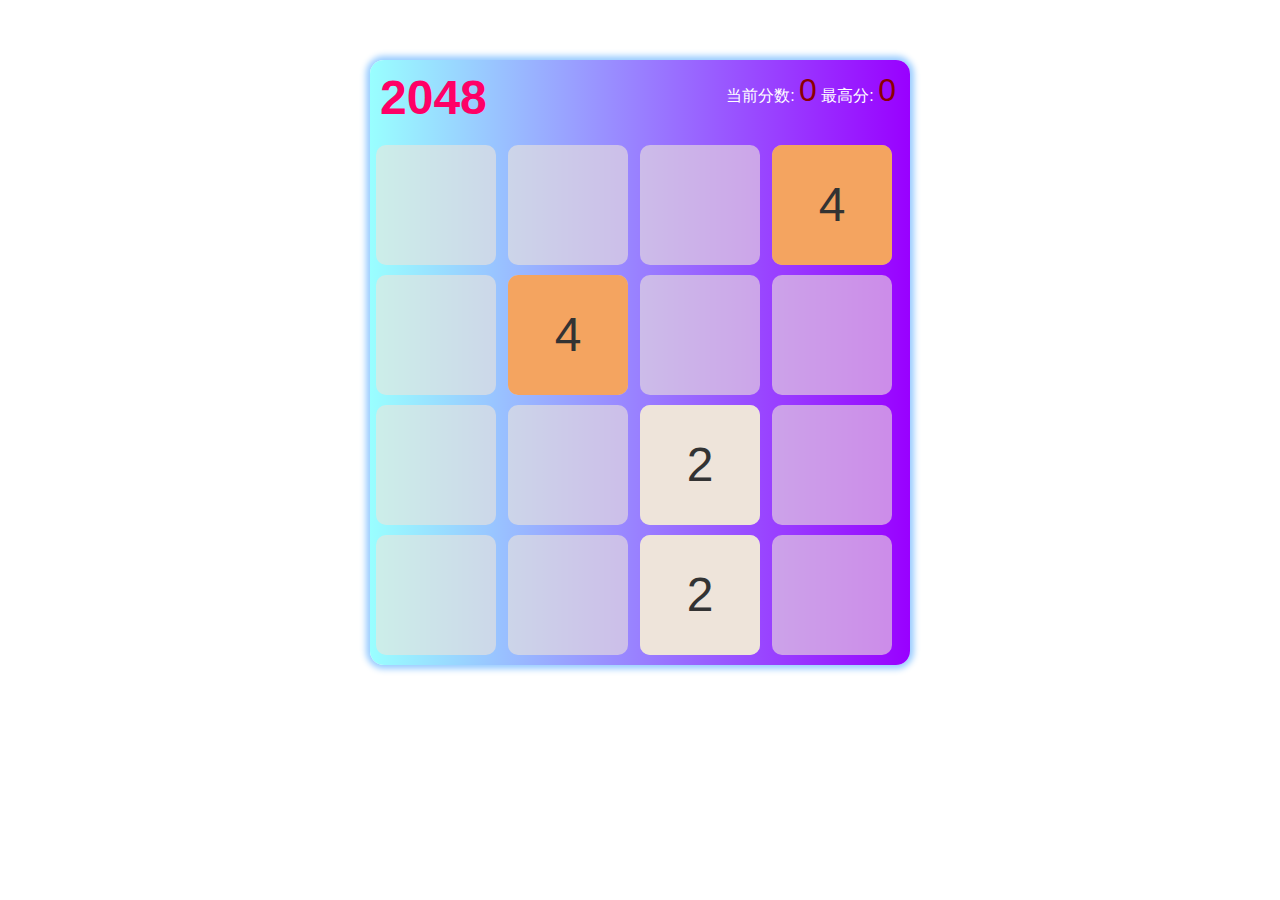
<file: mc-2048/index.html>
<!DOCTYPE html><html><head><meta charset=utf-8><meta name=viewport content="width=device-width,initial-scale=1"><title>mc-2048</title><link href=./static/css/app.35346acaa000124162953f01db0cbc22.css rel=stylesheet></head><body><div id=app></div><script type=text/javascript src=./static/js/manifest.3ad1d5771e9b13dbdad2.js></script><script type=text/javascript src=./static/js/vendor.bd0bf0f8035a6f96c9a7.js></script><script type=text/javascript src=./static/js/app.7170f85175e9296d2b68.js></script></body></html>
</file>
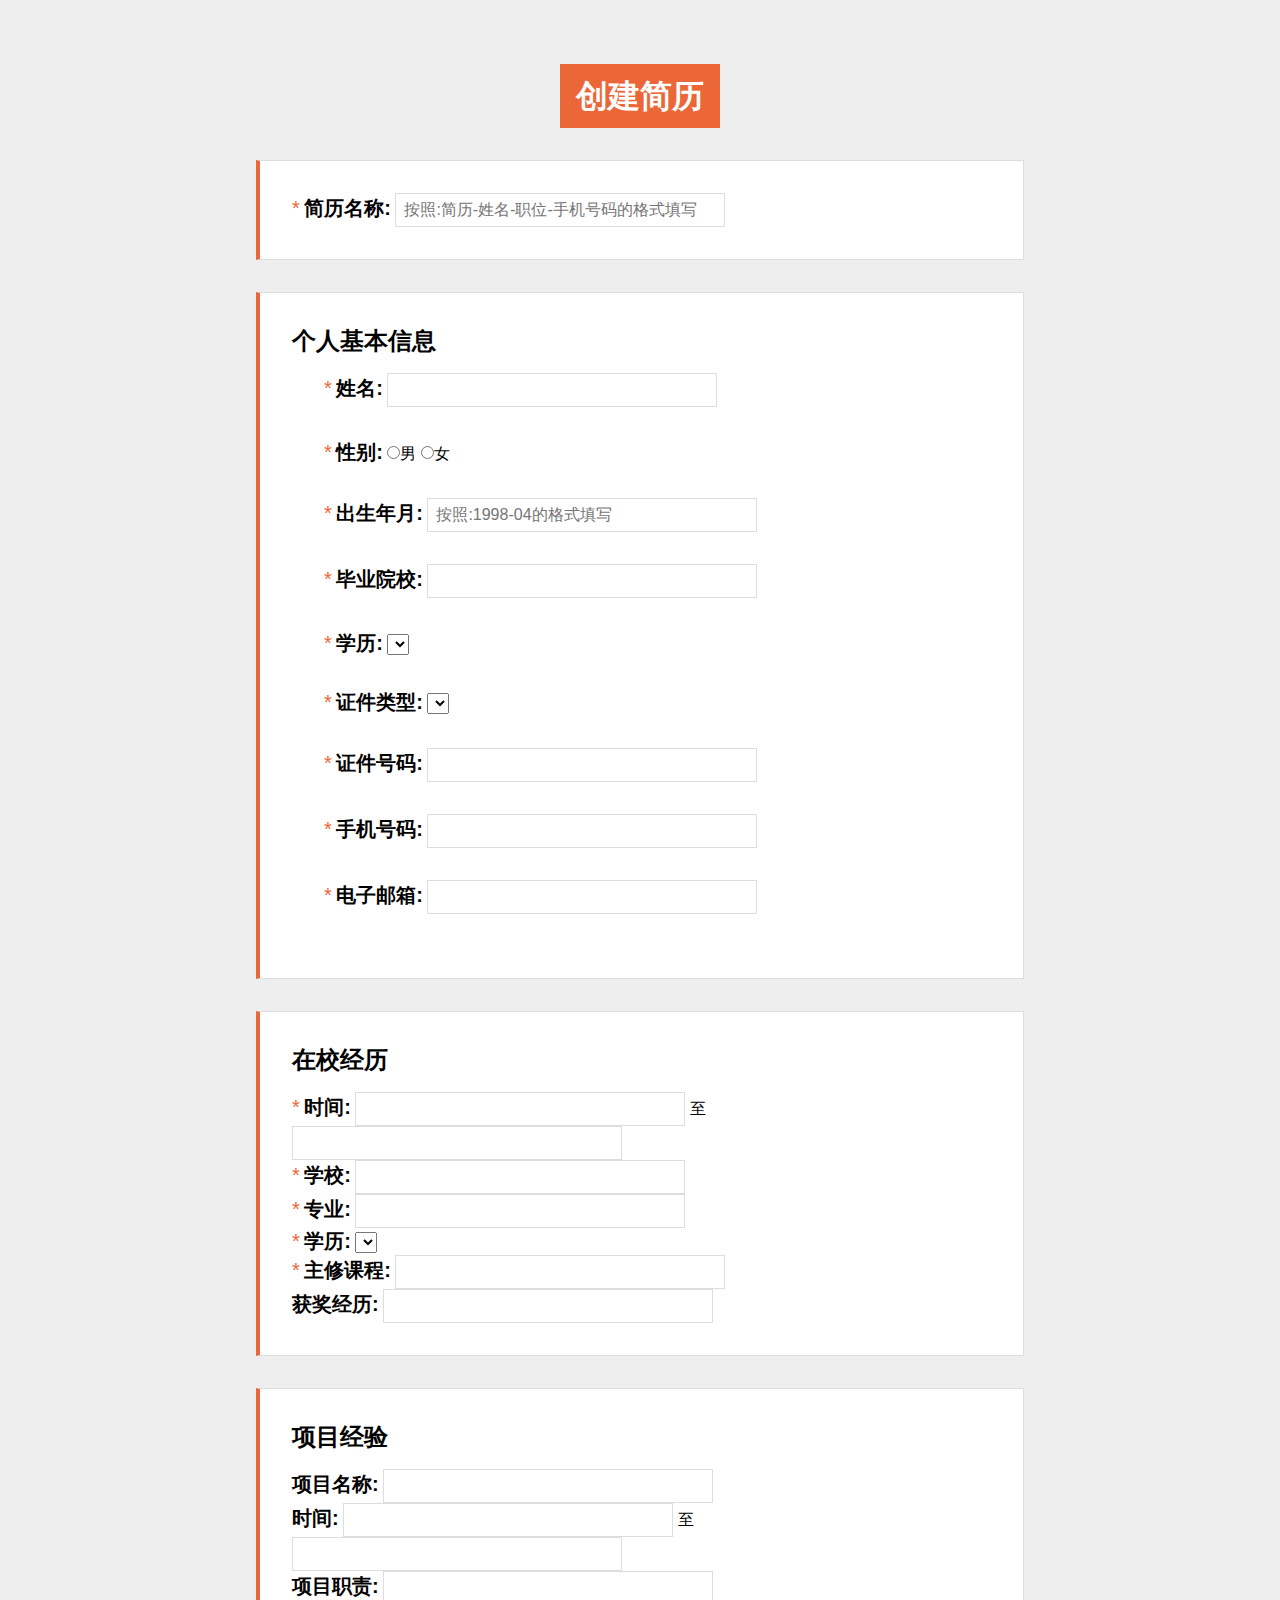
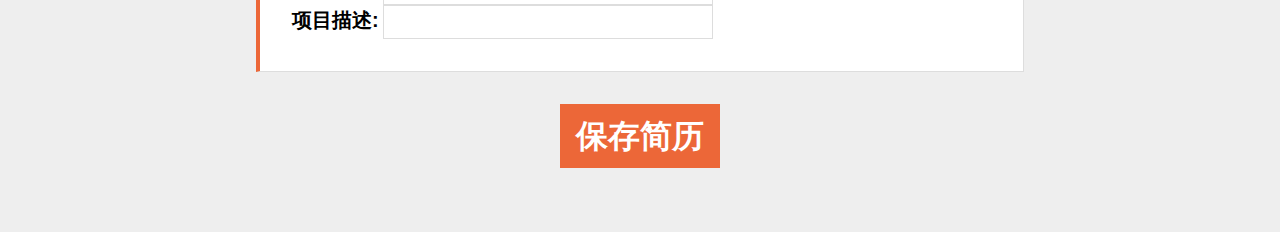
<file: regexp-resume/index.html>
<!DOCTYPE html>
<html lang="en">
<head>
    <meta charset="UTF-8">
    <meta name="viewport" content="width=device-width, initial-scale=1.0">
    <meta http-equiv="X-UA-Compatible" content="ie=edge">
    <title>你的简历</title>
    <link rel="stylesheet" href="reset.css">
    <link rel="stylesheet" href="style.css">
</head>
<body>
    <div class="container">
        <h1>创建简历</h1>
        <div class="resume-top resume-item">
            <div class="input-item">
                <span class="orange">*</span>
                <span class="title">简历名称:</span>
                <input type="text" class="input-text" placeholder="按照:简历-姓名-职位-手机号码的格式填写" />
            </div>
        </div>
        <div class="resume-base resume-item">
            <h2>个人基本信息</h2>
            <div class="input-item">
                <span class="orange">*</span>
                <span class="title">姓名:</span>
                <input type="text" class="input-text" />
            </div>
            <div class="input-item">
                <span class="orange">*</span>
                <span class="title">性别:</span>
                <input type="radio" class="input-radio" value="1" />男
                <input type="radio" class="input-radio" value="0" />女
            </div>
            <div class="input-item">
                <span class="orange">*</span>
                <span class="title">出生年月:</span>
                <input type="text" class="input-text" placeholder="按照:1998-04的格式填写" />
            </div>
            <div class="input-item">
                <span class="orange">*</span>
                <span class="title">毕业院校:</span>
                <input type="text" class="input-text" />
            </div>
            <div class="input-item">
                <span class="orange">*</span>
                <span class="title">学历:</span>
                <select name="" id="">
                    <option value="请选择"></option>
                    <option value="高中/中专"></option>
                    <option value="大专"></option>
                    <option value="本科"></option>
                    <option value="硕士研究生及以上"></option>
                </select>
            </div>
            <div  class="input-item">
                <span class="orange">*</span>
                <span class="title">证件类型:</span>
                <select name="" id="">
                    <option value="身份证"></option>
                    <option value="港澳居民来往内地通行证"></option>
                    <option value="台湾居民来往内地通行证"></option>
                    <option value="护照"></option>
                </select>
            </div>
            <div  class="input-item">
                <span class="orange">*</span>
                <span class="title">证件号码:</span>
                <input type="text" class="input-text" />
            </div>
            <div  class="input-item">
                <span class="orange">*</span>
                <span class="title">手机号码:</span>
                <input type="text" class="input-text" />
            </div>
            <div  class="input-item">
                <span class="orange">*</span>
                <span class="title">电子邮箱:</span>
                <input type="text" class="input-text" />
            </div>
        </div>
        <div class="resume-school resume-item">
            <h2>在校经历</h2>
            <div class="input-item">
                <span class="orange">*</span>
                <span class="title">时间:</span>
                <input type="text" class="input-text" />
                <span>至</span>
                <input type="text" class="input-text" />
            </div>
            <div class="input-item">
                <span class="orange">*</span>
                <span class="title">学校:</span>
                <input type="text" class="input-text" />
            </div>
            <div class="input-item">
                <span class="orange">*</span>
                <span class="title">专业:</span>
                <input type="text" class="input-text" />
            </div>
            <div class="input-item">
                <span class="orange">*</span>
                <span class="title">学历:</span>
                <select name="" id="">
                    <option value="请选择"></option>
                    <option value="高中/中专"></option>
                    <option value="大专"></option>
                    <option value="本科"></option>
                    <option value="硕士研究生及以上"></option>
                </select>
            </div>
            <div class="input-item">
                <span class="orange">*</span>
                <span class="title">主修课程:</span>
                <input type="text" class="input-text" />
            </div>
            <div class="input-item">
                <span class="title">获奖经历:</span>
                <input type="text" class="input-text" />
            </div>
        </div>
        <div class="resume-project resume-item">
            <h2>项目经验</h2>
            <div class="input-item">
                <span class="title">项目名称:</span>
                <input type="text" class="input-text" />
            </div>
            <div class="input-item">
                <span class="title">时间:</span>
                <input type="text" class="input-text" />
                <span>至</span>
                <input type="text" class="input-text" />
            </div>
            <div class="input-item">
                <span class="title">项目职责:</span>
                <input type="text" class="input-text" />
            </div>
            <div class="input-item">
                <span class="title">项目描述:</span>
                <input type="text" class="input-text" />
            </div>
        </div>
        <a href="javascript:;">
            <h1>保存简历</h1>
        </a>
    </div>
    <script src="index.js"></script>
</body>
</html>
</file>
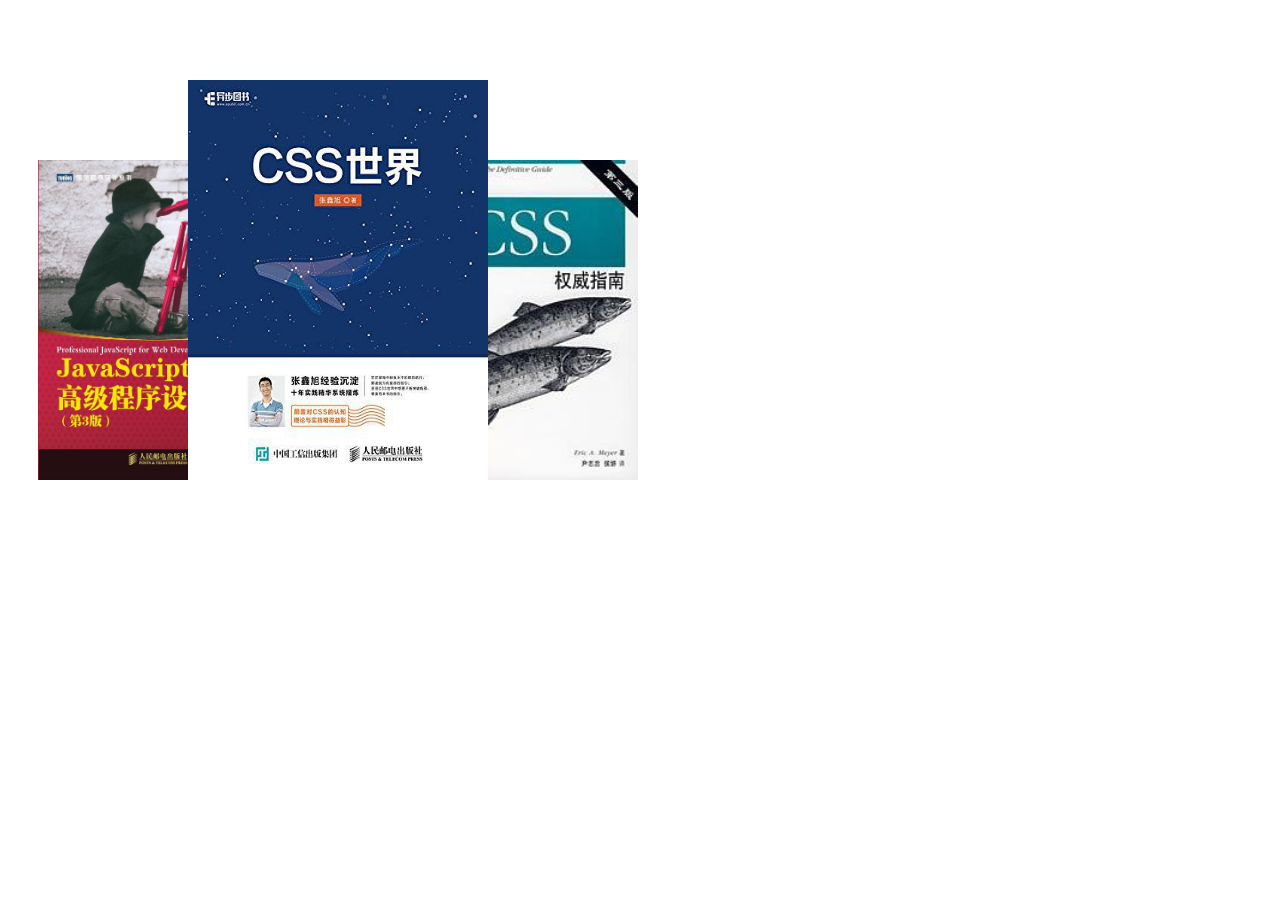
<file: swipe/index.html>
<!DOCTYPE html>
<html lang="en">
<head>
    <meta charset="UTF-8">
    <meta name="viewport" content="width=device-width, initial-scale=1.0">
    <meta http-equiv="X-UA-Compatible" content="ie=edge">
    <title>Document</title>
    <style>
        .imgList ul {
            margin: 0;
            padding: 0;
            list-style: none; /* 清除ul默认样式 */
            position: relative;
            overflow: hidden;
            margin: 80px 30px;
            width: 600px;
            height: 400px;
        }
        .imgList ul li img {
            width: 300px;
            height: 400px;
            position: absolute;
            transition: 0.3s;
        }
        .li1 {
            transform: translateX(0) scale(0.8);
            transform-origin: 0% 100%; /* 以左下角为缩放原点 */
            z-index: 1;
        }
        .li2 {
            transform: translateX(150px);
            z-index: 2;
        }
        .li3 {
            transform: translateX(300px) scale(0.8);
            transform-origin: 100% 100%; /* 以右下角为缩放原点 */
            z-index: 1;
        }
        .li4 {
            transform: translateX(300px) scale(0.8);
            transform-origin: 100% 100%;
            z-index: 0;
        }
        .li5 {
            transform: translateX(0) scale(0.8);
            transform-origin: 0% 100%;
            z-index: 0;
        }
    </style>
</head>
<body>
    <div class="imgList">
        <ul>
            <li><img src="images/1.jpg" alt="1" class="li1"></li>
            <li><img src="images/2.jpg" alt="2" class="li2"></li>
            <li><img src="images/3.jpg" alt="3" class="li3"></li>
            <li><img src="images/4.jpg" alt="4" class="li4"></li>
            <li><img src="images/5.jpg" alt="5" class="li5"></li>
        </ul>
    </div>
    <script>
        let imgArr = document.querySelectorAll("li img");
        let arr = ["li1", "li2", "li3", "li4", "li5"];
        let ul = document.getElementsByTagName("ul")[0];
        
        // 事件委托在ul元素上
        ul.addEventListener("click", (e)=>{
            if(e.target.getAttribute("class") === "li1") {
                arr.push(arr[0]);
                arr.shift(arr[0]);
                for(let i = 0; i < arr.length; i++) {
                    imgArr[i].setAttribute("class", arr[i]);
                }
            }else if(e.target.getAttribute("class") === "li3") {
                arr.unshift(arr[4]);
                arr.pop(arr[4]);
                for(let i = 0; i < arr.length; i++) {
                    imgArr[i].setAttribute("class", arr[i]);
                }
            }
        });
    </script>
</body>
</html>
</file>
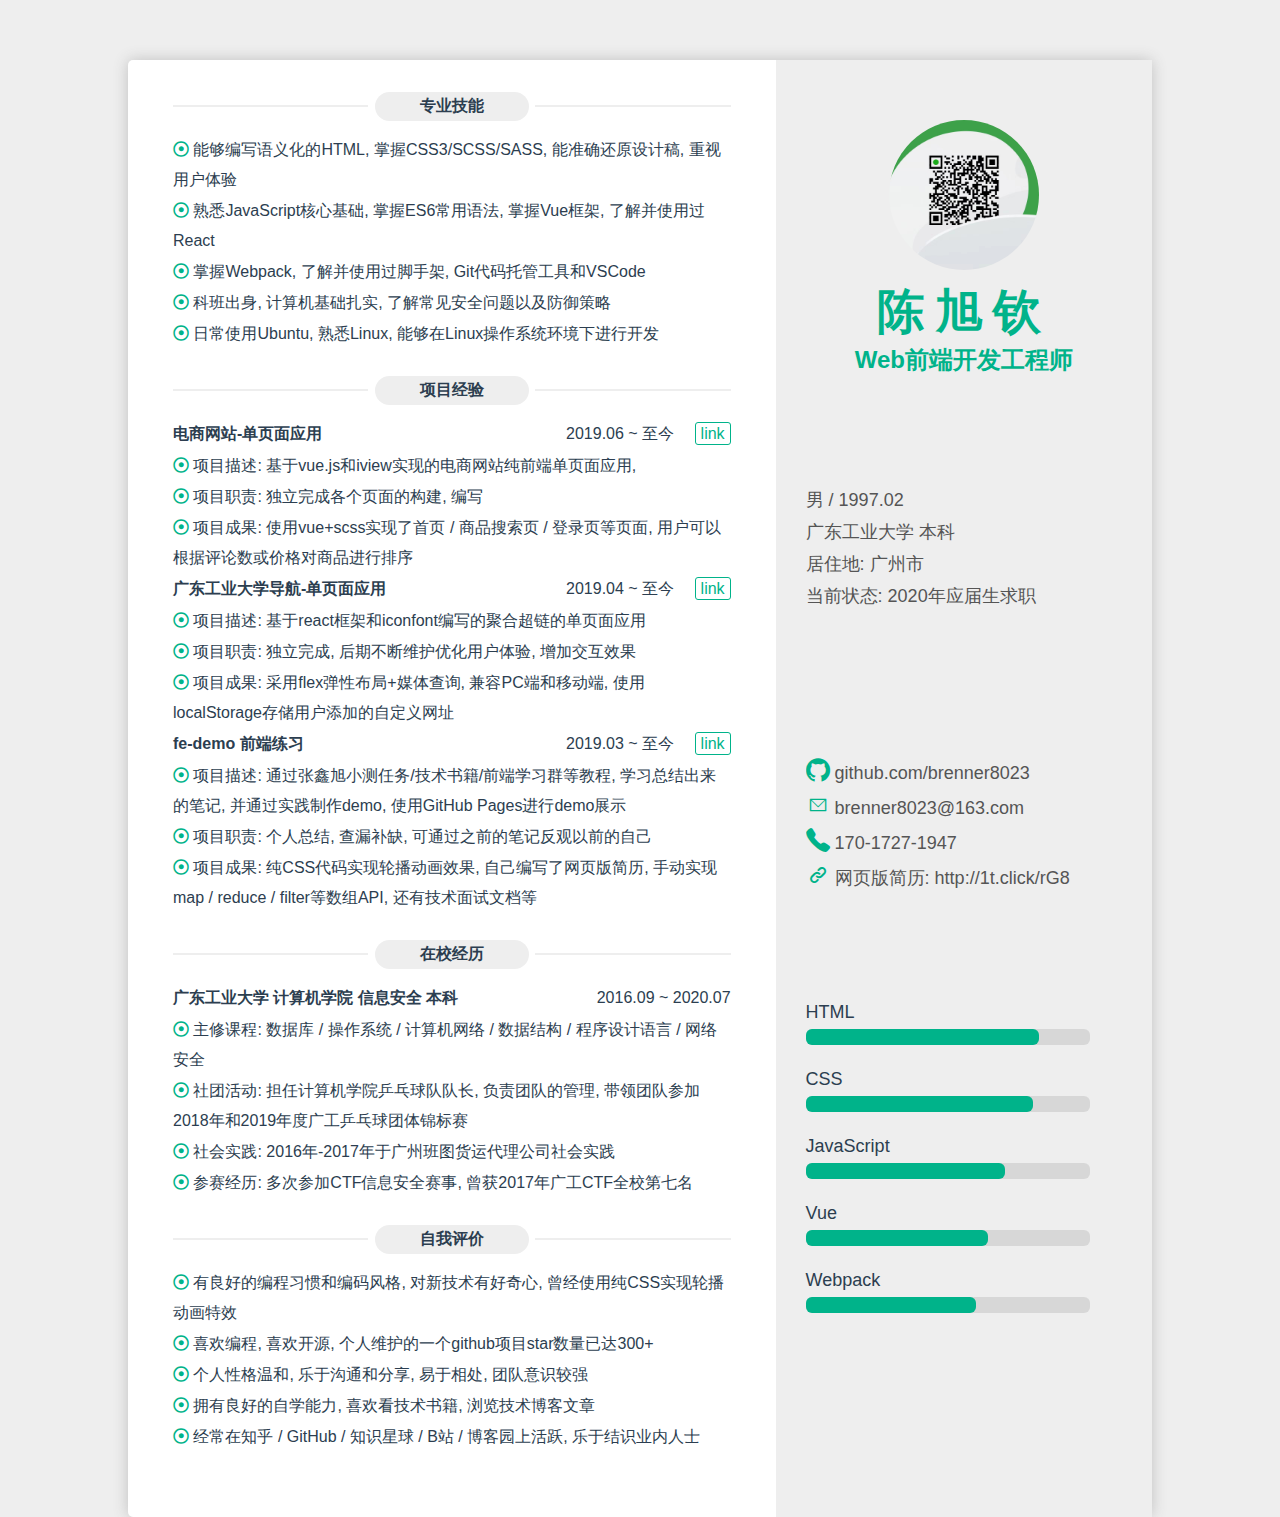
<file: vue-resume/index.html>
<!DOCTYPE html><html><head><meta charset=utf-8><meta name=viewport content="width=device-width,initial-scale=1"><title>简历 | 陈旭钦 - 前端开发</title><link href=./static/css/app.80a5122848429898905890ba1795fb6f.css rel=stylesheet></head><body><div id=app></div><script type=text/javascript src=./static/js/manifest.3ad1d5771e9b13dbdad2.js></script><script type=text/javascript src=./static/js/vendor.e8b4ce1106b7297d25aa.js></script><script type=text/javascript src=./static/js/app.199f47dd6174f516dfbe.js></script></body></html>
</file>
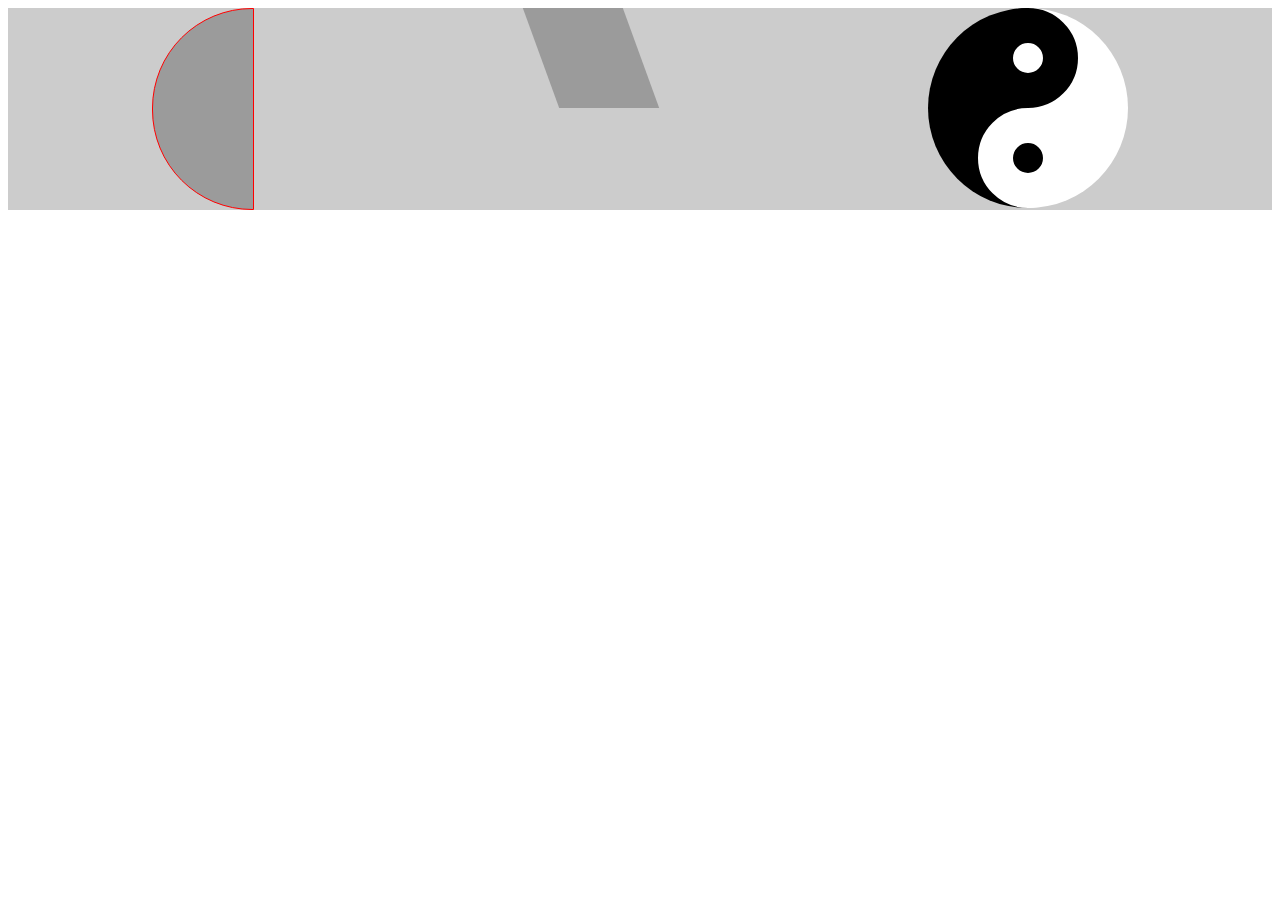
<file: 用css绘制图形/index.html>
<!DOCTYPE html>
<html lang="en">
<head>
    <meta charset="UTF-8">
    <meta name="viewport" content="width=device-width, initial-scale=1.0">
    <meta http-equiv="X-UA-Compatible" content="ie=edge">
    <title>Document</title>
<style>
    .container {
        display: flex;
        justify-content: space-around;
        background-color: #ccc;
    }

    .base {
        width: 100px;
        height: 100px;
        background-color: rgb(155,155,155);
    }

    .semicircle {
        height: 200px;
        border: 1px solid red;
        border-top-left-radius: 100px;
        border-bottom-left-radius: 100px;
    }

    .parallelogram {
        transform: skewX(20deg);
    }

    .taiJi{
        height: 200px;
        background-color: white;
        border-radius: 50%;
        border-left: 100px solid black;
        position: relative;
    }
    .taiJi::before{
        content: '';
        width: 30px;
        height: 30px;
        background-color: white;
        border-radius: 50%;
        border: 35px solid black;
        position: absolute;
        left: -50px;
    }
    .taiJi::after{
        content: '';
        width: 30px;
        height: 30px;
        background-color: black;
        border-radius: 50%;
        border: 35px solid white;
        position: absolute;
        bottom: 0px;
        left: -50px;
    }
</style>
</head>
<body>
    <div class="container">
        <div class="semicircle base"></div>
        <div class="parallelogram base"></div>
        <div class="taiJi base"></div>
    </div>
</body>
</html>
</file>
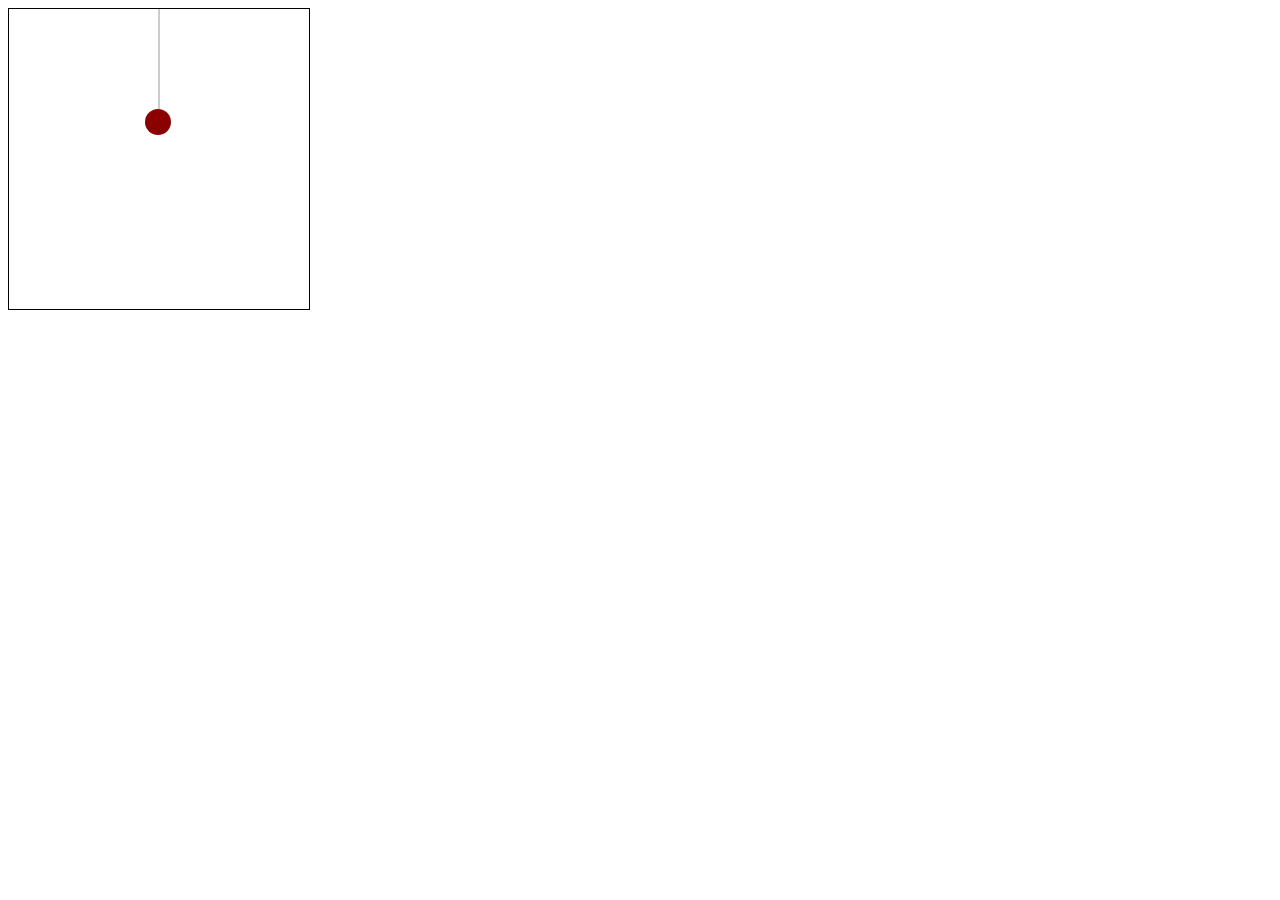
<file: clock.html>
<!DOCTYPE html>
<html lang="en">
<head>
    <meta charset="UTF-8">
    <meta name="viewport" content="width=device-width, initial-scale=1.0">
    <meta http-equiv="X-UA-Compatible" content="ie=edge">
    <title>css实现钟摆效果</title>
    <style>
        .container {
            width: 300px;
            height: 300px;
            border: 1px solid;
        }
        .clock {
            width: 2px;
            height: 100px;
            background: #ccc;
            margin: 0 auto;
            position: relative;
            animation: clock 4s infinite;
            animation-timing-function: linear;
            transform-origin: 50% 0%;
        }

        .clock::after {
            content: '';
            display: block;
            width: 26px;
            height: 26px;
            border-radius: 50%;
            background: darkred;
            position: absolute;
            bottom: -26px;
            left: -13px;
        }

        @keyframes clock {
            0% {
                transform: rotate(0deg);
            }
            
            25% {
                transform: rotate(60deg);
            }
            
            50% {
                transform: rotate(0deg);
            }
            
            75% {
                transform: rotate(-60deg);
            }
        
            100% {
                transform: rotate(0deg);
            }
        }
    </style>
</head>
<body>
    <div class="container">
        <div class="clock"></div>
    </div>
</body>
</html>
</file>
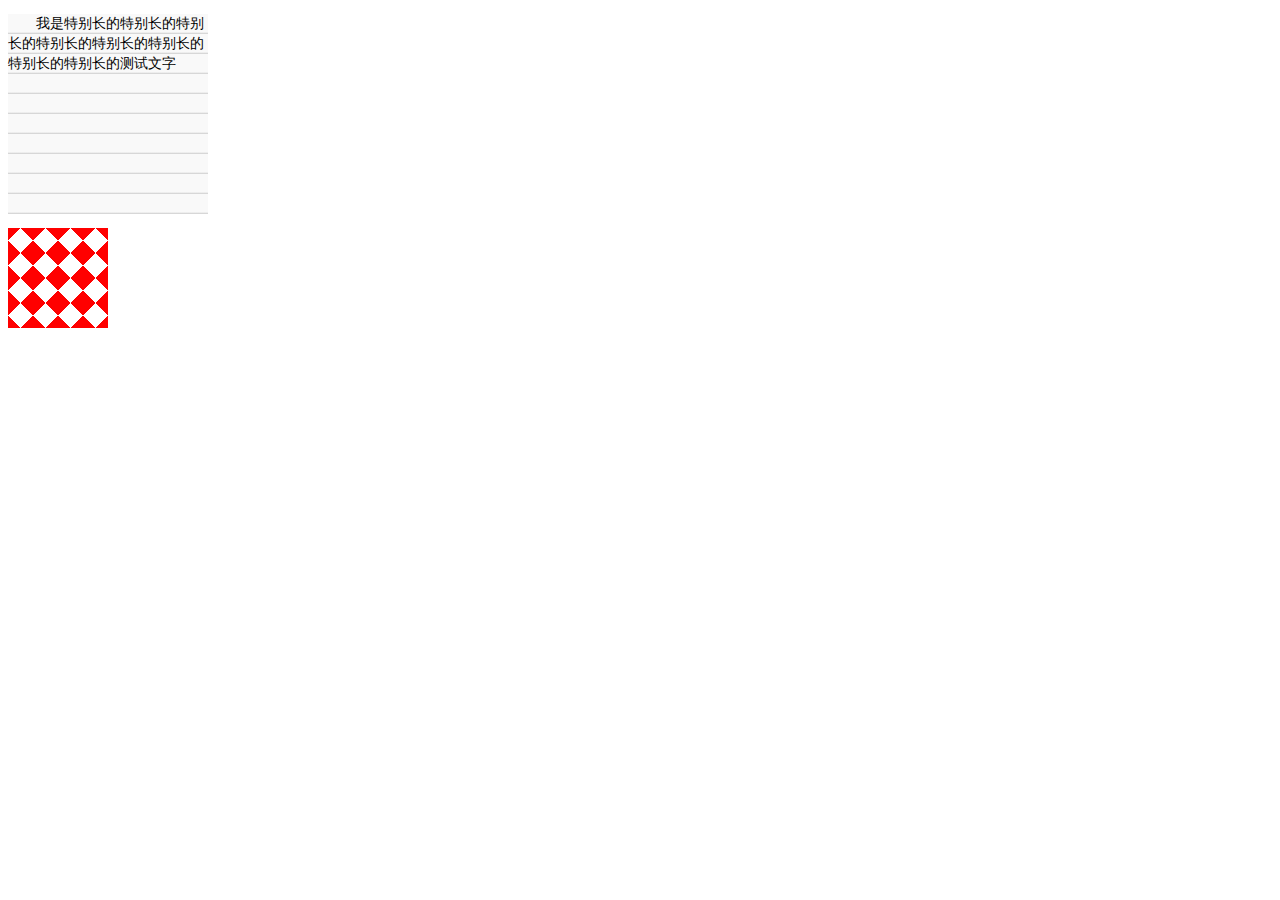
<file: linear-gradient.html>
<!DOCTYPE html>
<html lang="en">
<head>
    <meta charset="UTF-8">
    <meta name="viewport" content="width=device-width, initial-scale=1.0">
    <meta http-equiv="X-UA-Compatible" content="ie=edge">
    <title>css线性渐变</title>
    <style>
        .test1 {
            width: 200px;
            height: 200px;
            font: 14px/20px '黑体';
            text-indent: 2em;
            background-image: repeating-linear-gradient(#f9f9f9, #f9f9f9 9%, #ccc 10%);
        }

        .test2 {
            width: 100px;
            height: 100px;
            background-image: linear-gradient(45deg, red 25%, transparent 25%, transparent 75%, red 75%), linear-gradient(-45deg, red 25%, transparent 25%, transparent 75%, red 75%);
            background-size: 25% 25%;
        }
    </style>
</head>
<body>
    <p class="test1">我是特别长的特别长的特别长的特别长的特别长的特别长的特别长的特别长的测试文字</p>

    <div class="test2"></div>

    <!-- 
# 谈谈css的线性渐变linear-gradient
渐变实际上是两种或多种颜色之间的平滑过渡. 而线性渐变是多种颜色沿着一条直线过渡. 这条直线称为渐变线. 线性渐变的实现由两部分组成: 渐变线和色标. 渐变线用来控制发生渐变的方向, 色标包含一个颜色值和一个位置, 用来控制渐变的颜色变化.

## 参数
linear-gradient的第一个参数用于指定渐变线, 默认是to bottom

使用关键字
- to top
- to right
- to bottom
- to left
- to top left
- to top right
- to bottom left
- to bottom right

第二种方式是使用角度

## 色标
必须设置至少两个色标, 色标由颜色和位置组成, 必须颜色在前, 位置在后.
background-image: linear-gradient(red 0%, blue 100%);

## 重复渐变
repeating-linear-gradient
重复渐变可以实现线性渐变的重复效果, 只有当颜色位置不在0%或100%时, 重复渐变才生效
     -->
</body>
</html>
</file>
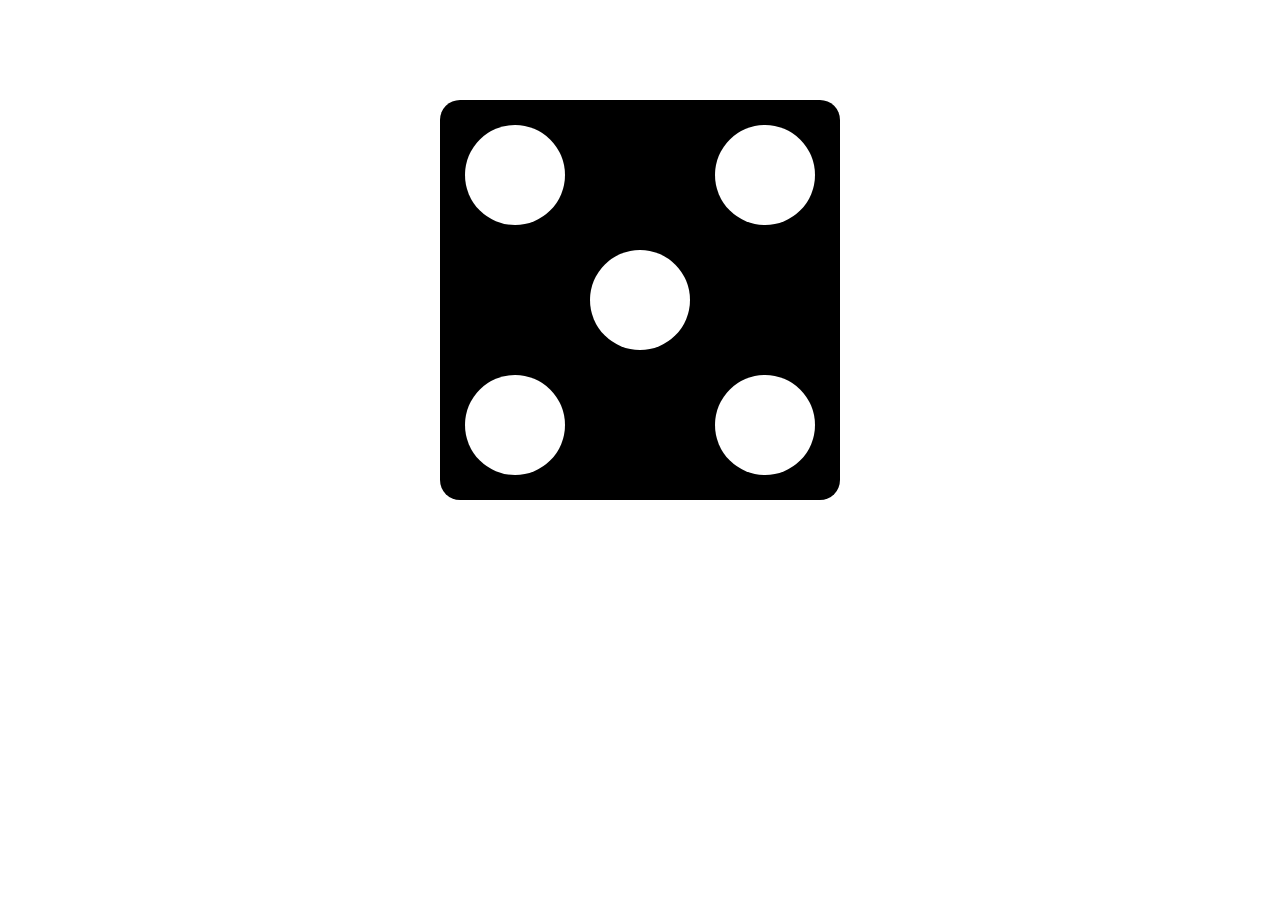
<file: oneLabel.html>
<!DOCTYPE html>
<html lang="en">
<head>
    <meta charset="UTF-8">
    <meta name="viewport" content="width=device-width, initial-scale=1.0">
    <meta http-equiv="X-UA-Compatible" content="ie=edge">
    <title>一标签绘图</title>
    <style>
        div {
            width: 400px;
            height: 400px;
            background: #000;
            border-radius: 20px;
            margin: 100px auto;
            position: relative;
        }

        div::after {
            content: '';
            display: block;
            width: 100px;
            height: 100px;
            border-radius: 50%;
            background: #fff;
            position: absolute;
            left: 50%;
            top: 50%;
            transform: translate(-50%, -50%);
            box-shadow: -125px -125px 0 0 #fff, -125px 125px 0 0 #fff, 125px -125px 0 0 #fff, 125px 125px 0 0 #fff;
        }
    </style>
</head>
<body>
    <div></div>
</body>
</html>
</file>
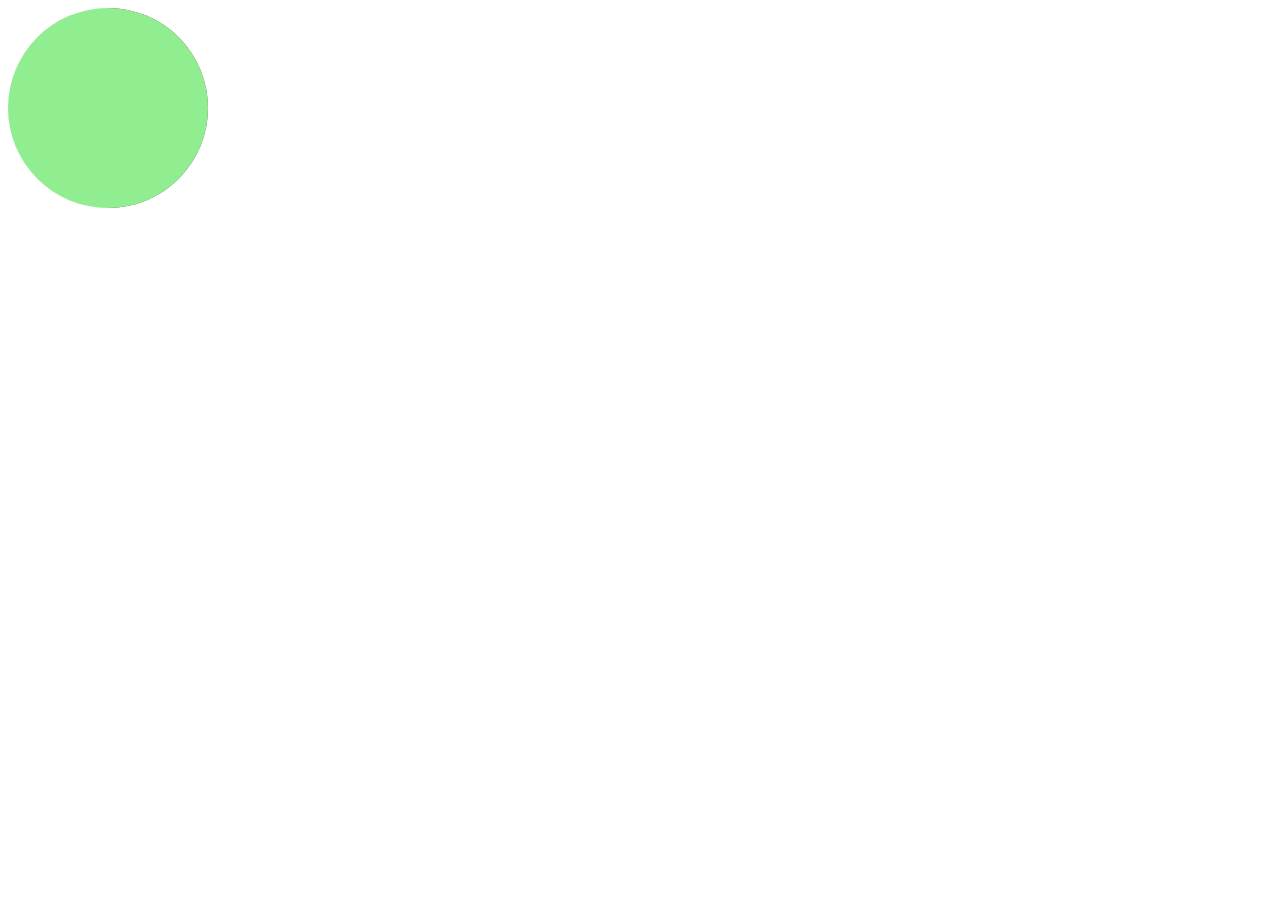
<file: pieChart.html>
<!DOCTYPE html>
<html lang="en">
<head>
    <meta charset="UTF-8">
    <meta name="viewport" content="width=device-width, initial-scale=1.0">
    <meta http-equiv="X-UA-Compatible" content="ie=edge">
    <title>纯CSS实现任意百分比饼图</title>
    <style>
        .pie {
            width: 200px;
            height: 200px;
            background: lightgreen;
            border-radius: 50%;
            overflow: hidden;
            background-image: linear-gradient(90deg, transparent 50%, #655 50%);
        }

        .pie::before {
            content: '';
            display: block;
            width: 100px;
            height: 200px;
            background: lightgreen;
            margin-left: 100px;
            transform: rotate(0deg);
            transform-origin: 0 50%;
            animation: p 12s;
            animation-fill-mode: forwards;
            animation-timing-function: linear;
        }

        @keyframes p {
            0% {
                transform: rotate(0deg);
            }
            
            50% {
                transform: rotate(180deg);
                background: lightgreen;
            }
            
            50.01% {
                transform: rotate(0deg);
                background: #655;
            }
            
            100% {
                transform: rotate(180deg);
                background: #655;
            }
        }
    </style>
</head>
<body>
    <div class="pie"></div>
</body>
</html>
</file>
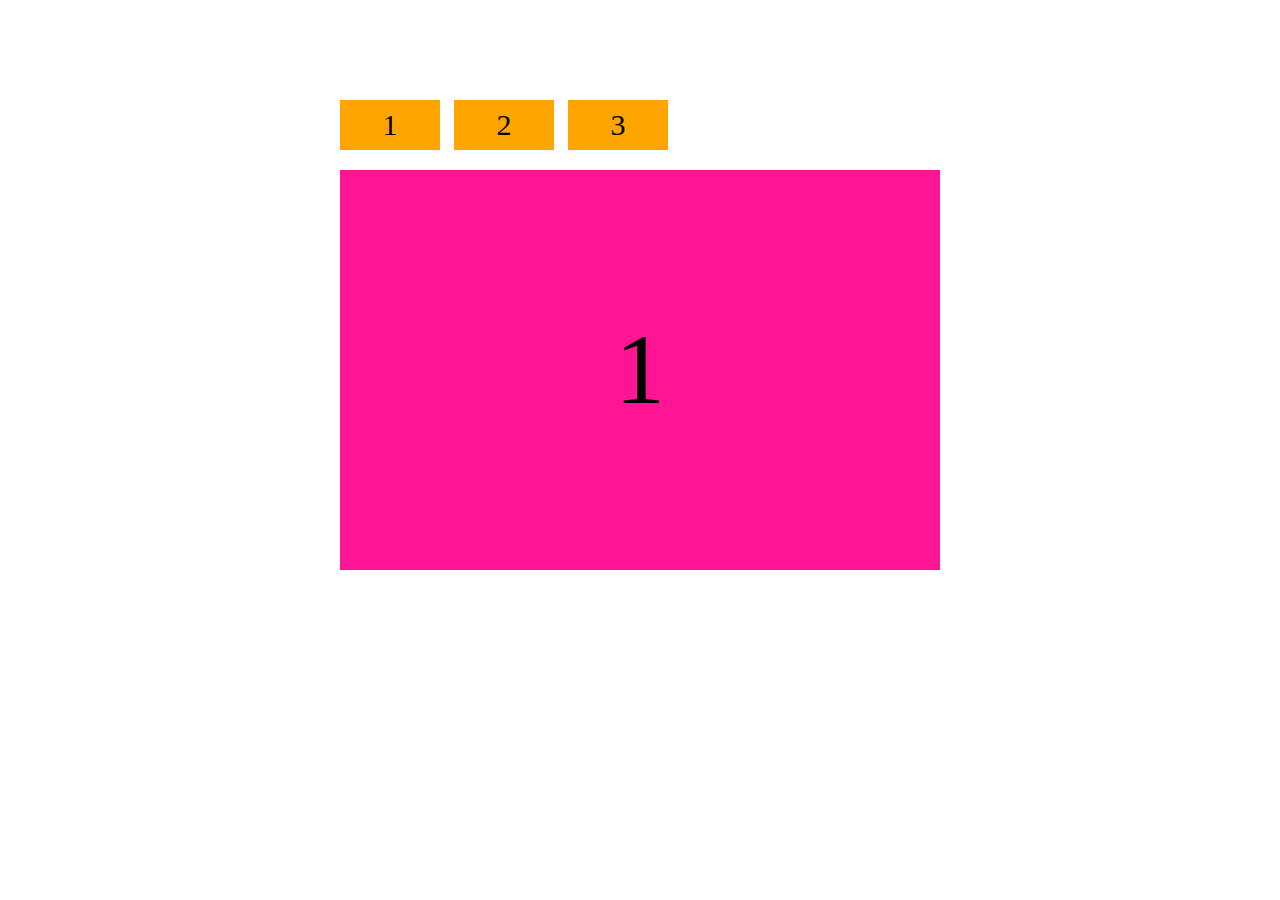
<file: slide.html>
<!DOCTYPE html>
<html lang="en">
<head>
    <meta charset="UTF-8">
    <meta name="viewport" content="width=device-width, initial-scale=1.0">
    <meta http-equiv="X-UA-Compatible" content="ie=edge">
    <title>轮播图</title>
    <style>
        /* 修改默认样式 */
        * {
            margin: 0;
            padding: 0;
        }
        ul {
            list-style: none;
        }

        .wrap {
            position: relative;
            width: 600px;
            margin: 100px auto;
            overflow: hidden;
        }
        /* 选项的样式 */
        .options {
            display: inline-block;
            width: 100px;
            height: 50px;
            line-height: 50px;
            font-size: 30px;
            text-align: center;
            margin-right: 10px;
            background: orange;
            cursor: pointer;
        }
        .options:hover {
            background: darkkhaki;
        }

        /* 轮播图的样式 */
        .slide {
            width: 300%;
            height: 400px;
            text-align: center;
            font-size: 100px;
            line-height: 400px;
            margin-top: 20px;
            animation: slide1 4s infinite;
        }
        .slide li {
            float: left;
            width: 600px;
            height: 400px;
        }
        .slide li:nth-of-type(1) {
            background: deeppink;
        }
        .slide li:nth-of-type(2) {
            background: dodgerblue;
        }
        .slide li:nth-of-type(3) {
            background: deepskyblue;
        }
        
        /* 设置三种轮播效果 */
        @keyframes slide1 {
            0% {
                margin-left: 0;
            }
            20% {
                margin-left: 0;
            }
            40% {
                margin-left: -600px;
            }
            60% {
                margin-left: -600px;
            }
            80% {
                margin-left: -1200px;
            }
            90% {
                margin-left: -1200px;
            }
            100% {
                margin-left: 0;
            }
        } 
        @keyframes slide2 {
            0% {
                margin-left: -600px;
            }
            20% {
                margin-left: -600px;
            }
            40% {
                margin-left: -1200px;
            }
            60% {
                margin-left: -1200px;
            }
            80% {
                margin-left: 0px;
            }
            90% {
                margin-left: 0px;
            }
            100% {
                margin-left: -600px;
            }
        }
        @keyframes slide3 {
            0% {
                margin-left: -1200px;
            }
            20% {
                margin-left: -1200px;
            }
            40% {
                margin-left: 0;
            }
            60% {
                margin-left: 0;
            }
            80% {
                margin-left: -600px;
            }
            90% {
                margin-left: -600px;
            }
            100% {
                margin-left: -1200px;
            }
        }

        /* 当选项获得焦点时, 修改动画效果的名字 */
        #option1:focus ~ .slide {
            animation-name: slide1;
        }
        #option2:focus ~ .slide {
            animation-name: slide2;
        }
        #option3:focus ~ .slide {
            animation-name: slide3;
        }
        /* 当鼠标点击选项未松开时, 暂时取消动画轮播效果 */
        #option1:active ~ .slide {
            animation-name: none;
            margin-left: 0;
        }
        #option2:active ~ .slide {
            animation-name: none;
            margin-left: -600px;
        }
        #option3:active ~ .slide {
            animation-name: none;
            margin-left: -1200px;
        }
    </style>
</head>
<body>
    <div class="wrap">
        <!-- 选项 -->
        <span tabindex="-1" id="option1" class="options">1</span>
        <span tabindex="-1" id="option2" class="options">2</span>
        <span tabindex="-1" id="option3" class="options">3</span>
        <!-- 轮播图 -->
        <ul class="slide">
            <li>1</li>
            <li>2</li>
            <li>3</li>
        </ul>
    </div>    
</body>
</html>
</file>
<file: regexp-resume/style.css>
.container {
    width: 60%;
    margin: 64px auto;
}

h1 {
    font-size: 32px;
    width: 160px;
    height: 64px;
    line-height: 64px;
    background: #ec6738;
    margin: 0 auto;
    color: #fff;
    text-align: center;
    margin-bottom: 32px;
}

h2 {
    font-size: 24px;
    margin-bottom: 16px;
}

.resume-item {
    background: #fff;
    padding: 32px;
    border: 1px solid #ddd;
    border-left: 4px solid #ec6738;
    margin-bottom: 32px;
}

.resume-base .input-item {
    margin-bottom: 32px;
    margin-left: 32px;
}

.orange {
    color: #ec6738;
    font-size: 20px;
}

.title {
    font-size: 20px;
    font-weight: bold;
}

.input-text {
    outline: none;
    width: 320px;
    height: 32px;
    line-height: 32px;
    padding-left: 8px;
    border: 1px solid #ddd;
}

.warning {
    font-size: 16px;
    color: #ff7373;
}
</file>
